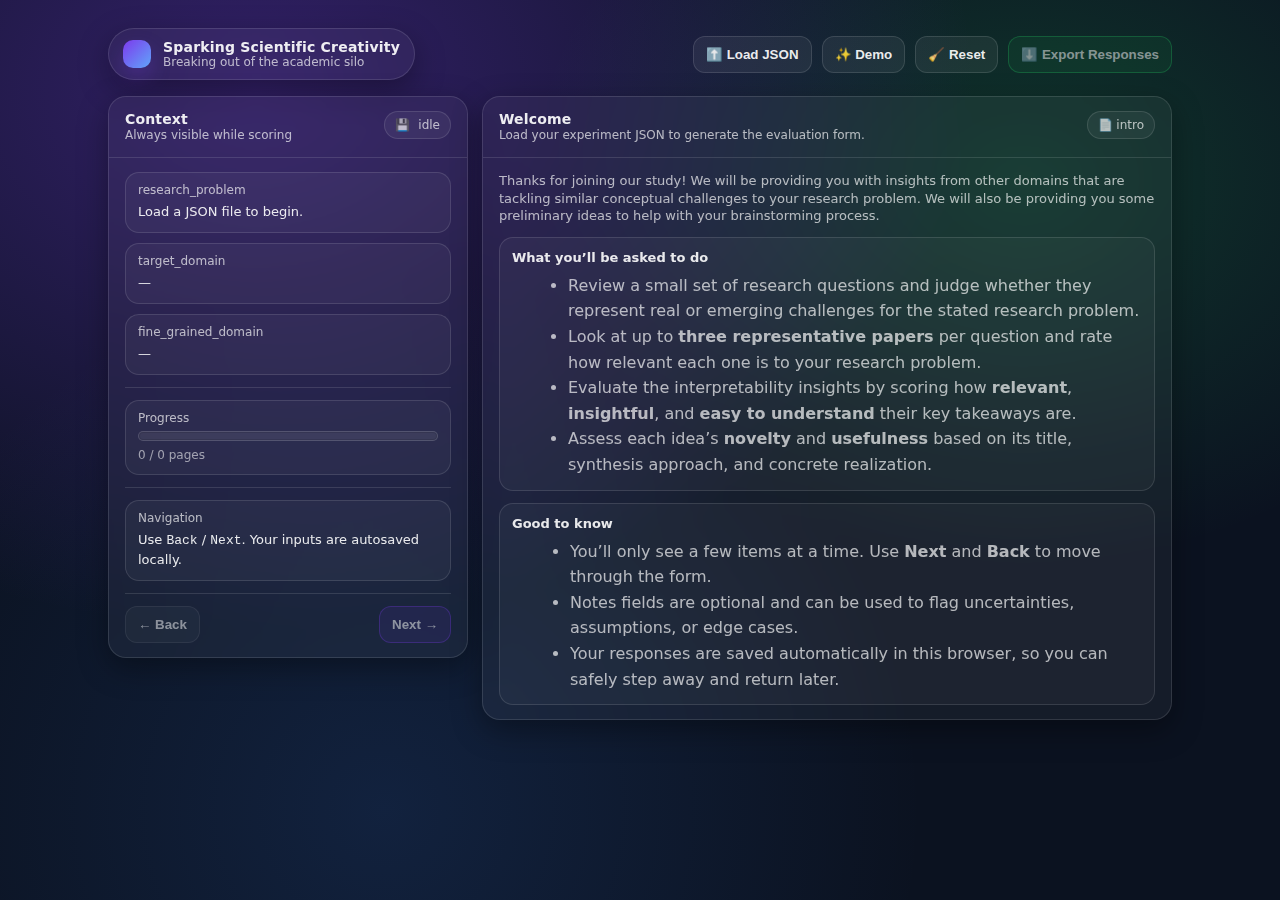
<file: creative_research/index.html>
<!doctype html>
<html lang="en">
<head>
  <meta charset="utf-8" />
  <meta name="viewport" content="width=device-width, initial-scale=1" />
  <title>Sparking Scientific Creativity</title>
  <style>
    :root{
      --bg: #0b1220;
      --panel: rgba(255,255,255,0.06);
      --panel2: rgba(255,255,255,0.08);
      --text: rgba(255,255,255,0.92);
      --muted: rgba(255,255,255,0.68);
      --muted2: rgba(255,255,255,0.56);
      --border: rgba(255,255,255,0.12);
      --border2: rgba(255,255,255,0.18);
      --brand: #7c3aed;
      --brand2: #22c55e;
      --danger: #ef4444;
      --shadow: 0 10px 30px rgba(0,0,0,0.35);
      --radius: 18px;
      --radius2: 14px;
      --font: ui-sans-serif, system-ui, -apple-system, Segoe UI, Roboto, Helvetica, Arial, "Apple Color Emoji","Segoe UI Emoji";
    }
    *{box-sizing:border-box}
    html,body{height:100%}
    body{
      margin:0;
      font-family: var(--font);
      color: var(--text);
      background:
        radial-gradient(1200px 900px at 20% 10%, rgba(124,58,237,0.35), transparent 60%),
        radial-gradient(900px 700px at 80% 20%, rgba(34,197,94,0.20), transparent 55%),
        radial-gradient(900px 900px at 30% 90%, rgba(59,130,246,0.14), transparent 60%),
        var(--bg);
    }

    a{color:inherit}
    .wrap{max-width:1100px; margin:0 auto; padding:28px 18px 40px;}
    .topbar{
      display:flex; gap:14px; align-items:center; justify-content:space-between;
      margin-bottom:16px;
    }
    .brand{
      display:flex; gap:12px; align-items:center;
      padding:10px 14px;
      border:1px solid var(--border);
      border-radius: 999px;
      background: rgba(255,255,255,0.04);
      backdrop-filter: blur(10px);
      box-shadow: var(--shadow);
    }
    .logo{
      width:28px; height:28px; border-radius:10px;
      background: linear-gradient(135deg, var(--brand), #60a5fa);
      box-shadow: 0 10px 20px rgba(124,58,237,0.25);
    }
    .brand h1{font-size:14px; margin:0; letter-spacing:0.2px;}
    .brand p{margin:0; font-size:12px; color:var(--muted)}
    .actions{
      display:flex; gap:10px; align-items:center; flex-wrap:wrap;
    }
    .btn{
      appearance:none; border:1px solid var(--border);
      background: rgba(255,255,255,0.06);
      color: var(--text);
      padding:10px 12px;
      border-radius: 12px;
      cursor:pointer;
      font-weight:600;
      transition: transform .05s ease, background .15s ease, border-color .15s ease;
      display:inline-flex; gap:10px; align-items:center;
    }
    .btn:hover{background: rgba(255,255,255,0.10); border-color: var(--border2)}
    .btn:active{transform: translateY(1px)}
    .btn.primary{
      border-color: rgba(124,58,237,0.55);
      background: rgba(124,58,237,0.18);
    }
    .btn.good{
      border-color: rgba(34,197,94,0.55);
      background: rgba(34,197,94,0.14);
    }
    .btn.danger{
      border-color: rgba(239,68,68,0.55);
      background: rgba(239,68,68,0.12);
    }
    .btn:disabled{opacity:.55; cursor:not-allowed}
    .file{
      position:relative; overflow:hidden;
    }
    .file input[type="file"]{
      position:absolute; inset:0; opacity:0; cursor:pointer;
    }
    .grid{
      display:grid; grid-template-columns: 1fr;
      gap:14px;
    }
    @media (min-width: 960px){
      .grid{grid-template-columns: 360px 1fr;}
    }

    .card{
      border:1px solid var(--border);
      background: rgba(255,255,255,0.045);
      border-radius: var(--radius);
      box-shadow: var(--shadow);
      backdrop-filter: blur(10px);
      overflow:hidden;
    }
    .card .hd{
      padding:14px 16px;
      border-bottom:1px solid var(--border);
      display:flex; gap:10px; align-items:flex-start; justify-content:space-between;
    }
    .card .hd h2{
      margin:0; font-size:14px; letter-spacing:.15px;
    }
    .card .hd .meta{
      color: var(--muted); font-size:12px; line-height:1.35;
    }
    .card .bd{padding:14px 16px;}
    .pill{
      display:inline-flex; align-items:center; gap:8px;
      padding:6px 10px;
      border-radius: 999px;
      background: rgba(255,255,255,0.06);
      border: 1px solid var(--border);
      color: var(--muted);
      font-size:12px;
      margin-right:8px;
      margin-bottom:8px;
      user-select:none;
    }
    .kvs{
      display:flex; flex-direction:column; gap:10px;
    }
    .kv{
      border:1px solid var(--border);
      border-radius: 14px;
      padding:10px 12px;
      background: rgba(255,255,255,0.04);
    }
    .kv .k{color: var(--muted); font-size:12px; margin-bottom:6px;}
    .kv .v{font-size:13px; line-height:1.45; color:rgba(255,255,255,0.90)}
    .muted{color: var(--muted)}
    .muted2{color: var(--muted2)}
    .mono{font-family: ui-monospace, SFMono-Regular, Menlo, Monaco, Consolas, "Liberation Mono", "Courier New", monospace;}

    .progress{
      width:100%;
      height:10px;
      border-radius: 999px;
      background: rgba(255,255,255,0.08);
      border: 1px solid var(--border);
      overflow:hidden;
      box-shadow: inset 0 0 0 1px rgba(0,0,0,0.10);
    }
    .progress > div{
      height:100%;
      width:0%;
      background: linear-gradient(90deg, rgba(124,58,237,0.85), rgba(34,197,94,0.70));
      border-radius: 999px;
      transition: width .25s ease;
    }
    .nav{
      display:flex; justify-content:space-between; align-items:center;
      gap:10px; margin-top:14px;
    }
    .nav .left, .nav .right{display:flex; gap:10px; flex-wrap:wrap;}
    .pageTitle{
      font-size:18px; margin:0 0 4px 0; letter-spacing: .2px;
    }
    .pageSub{margin:0; color:var(--muted); font-size:13px; line-height:1.35}

    .section{
      margin-top:12px;
      padding:12px 12px;
      border:1px solid var(--border);
      border-radius: var(--radius2);
      background: rgba(255,255,255,0.035);
    }
    .section h3{
      margin:0 0 8px 0;
      font-size:13px;
      color: rgba(255,255,255,0.90);
    }
    .divider{
      height:1px; background: var(--border);
      margin:12px 0;
    }

    .likert{
      display:grid;
      grid-template-columns: repeat(5, minmax(0, 1fr));
      gap:8px;
      margin-top:10px;
    }
    .likert button{
      border:1px solid var(--border);
      background: rgba(255,255,255,0.05);
      color: var(--text);
      border-radius: 14px;
      padding:10px 10px;
      cursor:pointer;
      text-align:left;
      transition: background .15s ease, border-color .15s ease, transform .05s ease;
      min-height:58px;
    }
    .likert button:hover{background: rgba(255,255,255,0.09); border-color: var(--border2)}
    .likert button:active{transform: translateY(1px)}
    .likert button.selected{
      border-color: rgba(124,58,237,0.55);
      background: rgba(124,58,237,0.18);
      box-shadow: 0 0 0 2px rgba(124,58,237,0.10) inset;
    }
    .likert .n{font-weight:800; font-size:12px; opacity:.9}
    .likert .lbl{font-size:12px; color: var(--muted); margin-top:4px; line-height:1.2}

    details{
      border:1px solid var(--border);
      border-radius: 14px;
      background: rgba(255,255,255,0.04);
      padding:10px 12px;
    }
    details summary{cursor:pointer; font-weight:700; color: rgba(255,255,255,0.92);}
    details .content{margin-top:8px; color: var(--muted); font-size:13px; line-height:1.45}

    textarea{
      width:100%;
      min-height:90px;
      resize:vertical;
      border-radius: 14px;
      border: 1px solid var(--border);
      background: rgba(0,0,0,0.25);
      color: var(--text);
      padding:10px 12px;
      outline:none;
    }
    textarea:focus{border-color: rgba(124,58,237,0.55)}
    .hint{font-size:12px; color:var(--muted2); margin-top:6px;}
    .badge{
      display:inline-flex; align-items:center;
      padding:6px 10px;
      border-radius: 999px;
      border:1px solid var(--border);
      background: rgba(255,255,255,0.05);
      color: var(--muted);
      font-size:12px;
      gap:8px;
    }
    .toast{
      position:fixed;
      left:50%;
      bottom:18px;
      transform: translateX(-50%);
      background: rgba(0,0,0,0.62);
      border: 1px solid rgba(255,255,255,0.16);
      padding:10px 12px;
      border-radius: 14px;
      box-shadow: var(--shadow);
      color: rgba(255,255,255,0.92);
      font-size:13px;
      opacity:0;
      pointer-events:none;
      transition: opacity .2s ease, transform .2s ease;
    }
    .toast.show{
      opacity:1;
      transform: translateX(-50%) translateY(-4px);
    }
  /* Sticky left sidebar */
  @media (min-width: 960px){
    .sticky-sidebar {
      position: sticky;
      top: 20px;              /* distance from top of viewport */
      align-self: start;      /* important for CSS grid */
      max-height: calc(100vh - 40px);
      overflow-y: auto;       /* allow sidebar itself to scroll if needed */
    }
  }

  </style>
</head>

<body>
  <div class="wrap">
    <div class="topbar">
      <div class="brand">
        <div class="logo" aria-hidden="true"></div>
        <div>
          <h1>Sparking Scientific Creativity</h1>
          <p>Breaking out of the academic silo</p>
        </div>
      </div>
      <div class="actions">
        <button class="btn file" id="btnLoad">
          ⬆️ Load JSON
          <input id="fileInput" type="file" accept="application/json" />
        </button>
        <button class="btn" id="btnUseDemo" title="Loads a small in-browser demo schema.">✨ Demo</button>
        <button class="btn" id="btnReset" title="Clear loaded data and local autosave.">🧹 Reset</button>
        <button class="btn good" id="btnExport" disabled>⬇️ Export Responses</button>
      </div>
    </div>

    <div class="grid">
      <!-- Left: pinned context & progress -->
      <div class="card sticky-sidebar">
        <div class="hd">
          <div>
            <h2>Context</h2>
            <div class="meta">Always visible while scoring</div>
          </div>
          <div class="badge" id="autosaveBadge" title="Autosave status">💾 <span>idle</span></div>
        </div>
        <div class="bd">
          <div class="kvs" id="contextBox">
            <div class="kv">
              <div class="k">research_problem</div>
              <div class="v muted2">Load a JSON file to begin.</div>
            </div>
            <div class="kv">
              <div class="k">target_domain</div>
              <div class="v muted2">—</div>
            </div>
            <div class="kv">
              <div class="k">fine_grained_domain</div>
              <div class="v muted2">—</div>
            </div>
          </div>

          <div class="divider"></div>

          <div class="kv">
            <div class="k">Progress</div>
            <div class="v">
              <div class="progress" aria-label="Progress bar"><div id="progressBar"></div></div>
              <div class="hint" id="progressText">0 / 0 pages</div>
            </div>
          </div>

          <div class="divider"></div>

          <div class="kv">
            <div class="k">Navigation</div>
            <div class="v muted">
              Use <span class="mono">Back</span> / <span class="mono">Next</span>. Your inputs are autosaved locally.
            </div>
          </div>
          <div class="divider"></div>
            <div class="nav" style="margin-top:12px;">
              <div class="left">
                <button class="btn" id="btnBack" disabled>← Back</button>
              </div>
              <div class="right">
                <button class="btn primary" id="btnNext" disabled>Next →</button>
              </div>
            </div>

        </div>
      </div>

      <!-- Right: page content -->
      <div class="card">
        <div class="hd">
          <div>
            <h2 id="pageHeader">Welcome</h2>
            <div class="meta" id="pageMeta">Load your experiment JSON to generate the evaluation form.</div>
          </div>
          <div class="badge" id="pageTypeBadge">📄 intro</div>
        </div>
        <div class="bd">
          <div id="pageBody"></div>
        </div>
      </div>
    </div>

    <div class="toast" id="toast"></div>
  </div>

<script>
(() => {
  const LS_KEY = "exp_eval_autosave_v1";

  // ---------- Likert label sets ----------
  const LABELS = {
    questionChallenge: [
      { n: 1, t: "Irrelevant", d: "Question + rationale not relevant to the research problem." },
      { n: 2, t: "Weak", d: "Some relevance, but not a meaningful challenge." },
      { n: 3, t: "Relevant", d: "Relevant, but not clearly a present challenge." },
      { n: 4, t: "Strong", d: "Relevant and plausibly a current challenge." },
      { n: 5, t: "Core challenge", d: "Directly reflects present, substantial challenges." },
    ],
    paperRelevance: [
      { n: 1, t: "Not relevant", d: "Not relevant to the research problem." },
      { n: 2, t: "Low", d: "Only tangential relevance." },
      { n: 3, t: "Moderate", d: "Some meaningful relevance." },
      { n: 4, t: "High", d: "Strong relevance." },
      { n: 5, t: "Essential", d: "Central/critical relevance." },
    ],
    relevanceToProblem: [
      { n: 1, t: "Off-target", d: "Unlikely to help with the research problem." },
      { n: 2, t: "Weak", d: "Limited integration potential." },
      { n: 3, t: "Moderate", d: "Some useful connection." },
      { n: 4, t: "Strong", d: "Strong potential to integrate into your domain." },
      { n: 5, t: "Direct hit", d: "Highly relevant; should inspire concrete integration." },
    ],
    insightfulness: [
      { n: 1, t: "Obvious", d: "Not intellectually interesting / adds little." },
      { n: 2, t: "Light", d: "Minor new perspective." },
      { n: 3, t: "Interesting", d: "Some non-obvious perspective." },
      { n: 4, t: "Insightful", d: "Clearly thought-provoking and non-trivial." },
      { n: 5, t: "Deep", d: "Highly non-obvious; meaningfully reframes the problem." },
    ],
    interpretability: [
      { n: 1, t: "Clear", d: "Rationale is easy to understand." },
      { n: 2, t: "Mostly clear", d: "Minor ambiguity." },
      { n: 3, t: "Mixed", d: "Somewhat hard to follow." },
      { n: 4, t: "Hard", d: "Significant confusion / missing steps." },
      { n: 5, t: "Opaque", d: "Very difficult to understand why it was suggested." },
    ],
    novelty: [
      { n: 1, t: "Commonplace", d: "Obvious to target-domain experts." },
      { n: 2, t: "Slight", d: "Minor novelty." },
      { n: 3, t: "Moderate", d: "Some non-obvious elements." },
      { n: 4, t: "Novel", d: "Non-obvious; meaningful new angle." },
      { n: 5, t: "Breakthrough", d: "Highly unlikely to arise within-domain alone." },
    ],
    usefulness: [
      { n: 1, t: "Not useful", d: "Unlikely to help address the problem." },
      { n: 2, t: "Low", d: "Limited practical value." },
      { n: 3, t: "Moderate", d: "Some interdisciplinary potential." },
      { n: 4, t: "High", d: "Strong potential to address a gap/challenge." },
      { n: 5, t: "Exceptional", d: "Very strong interdisciplinary potential + well-formed." },
    ],
  };

  // ---------- App state ----------
  let exp = null;          // loaded experiment JSON
  let pages = [];          // wizard pages (computed)
  let pageIdx = 0;
  let responses = {};      // evaluator responses

  // ---------- DOM ----------
  const fileInput = document.getElementById("fileInput");
  const btnUseDemo = document.getElementById("btnUseDemo");
  const btnReset = document.getElementById("btnReset");
  const btnExport = document.getElementById("btnExport");
  const btnBack = document.getElementById("btnBack");
  const btnNext = document.getElementById("btnNext");

  const contextBox = document.getElementById("contextBox");
  const progressBar = document.getElementById("progressBar");
  const progressText = document.getElementById("progressText");

  const pageHeader = document.getElementById("pageHeader");
  const pageMeta = document.getElementById("pageMeta");
  const pageTypeBadge = document.getElementById("pageTypeBadge");
  const pageBody = document.getElementById("pageBody");

  const autosaveBadge = document.getElementById("autosaveBadge");
  const toast = document.getElementById("toast");

  // ---------- Utilities ----------
  function showToast(msg){
    toast.textContent = msg;
    toast.classList.add("show");
    setTimeout(() => toast.classList.remove("show"), 1700);
  }

  function setAutosaveStatus(text){
    autosaveBadge.querySelector("span").textContent = text;
  }

  function safeStr(x){
    if (x === null || x === undefined) return "";
    return String(x);
  }

  function downloadText(filename, text){
    const blob = new Blob([text], { type: "application/json" });
    const url = URL.createObjectURL(blob);
    const a = document.createElement("a");
    a.href = url;
    a.download = filename;
    document.body.appendChild(a);
    a.click();
    a.remove();
    URL.revokeObjectURL(url);
  }

  function setContext(){
    if(!exp){
      contextBox.innerHTML = `
        <div class="kv"><div class="k">research_problem</div><div class="v muted2">Load a JSON file to begin.</div></div>
        <div class="kv"><div class="k">target_domain</div><div class="v muted2">—</div></div>
        <div class="kv"><div class="k">fine_grained_domain</div><div class="v muted2">—</div></div>
      `;
      return;
    }
    contextBox.innerHTML = `
      <div class="kv"><div class="k">research_problem</div><div class="v">${safeStr(exp.research_problem)}</div></div>
      <div class="kv"><div class="k">target_domain</div><div class="v">${safeStr(exp.target_domain)}</div></div>
      <div class="kv"><div class="k">fine_grained_domain</div><div class="v">${safeStr(exp.fine_grained_domain)}</div></div>
    `;
  }

  function updateProgress(){
    const total = pages.length || 0;
    const cur = total ? (pageIdx + 1) : 0;
    progressText.textContent = `${cur} / ${total} pages`;
    progressBar.style.width = total ? `${Math.round((cur/total)*100)}%` : "0%";
  }

  function autosave(){
    if(!exp) return;
    setAutosaveStatus("saving…");
    const payload = {
      savedAt: new Date().toISOString(),
      expMeta: {
        research_problem: exp.research_problem,
        target_domain: exp.target_domain,
        fine_grained_domain: exp.fine_grained_domain
      },
      responses
    };
    localStorage.setItem(LS_KEY, JSON.stringify(payload));
    setAutosaveStatus("saved");
  }

  function loadAutosaveIfCompatible(){
    const raw = localStorage.getItem(LS_KEY);
    if(!raw) return false;
    try{
      const obj = JSON.parse(raw);
      // Compatibility: match the top context fields.
      if(!exp) return false;
      const m = obj.expMeta || {};
      const ok = (m.research_problem === exp.research_problem &&
                  m.target_domain === exp.target_domain &&
                  m.fine_grained_domain === exp.fine_grained_domain);
      if(ok && obj.responses){
        responses = obj.responses;
        showToast("Restored autosave");
        return true;
      }
    }catch(e){}
    return false;
  }

  function resetAll(){
    exp = null;
    pages = [];
    pageIdx = 0;
    responses = {};
    localStorage.removeItem(LS_KEY);
    setContext();
    render();
    btnExport.disabled = true;
    btnNext.disabled = true;
    btnBack.disabled = true;
    setAutosaveStatus("idle");
    showToast("Reset");
  }

  function scrollToTop() {
    window.scrollTo({ top: 0, behavior: "smooth" });
  }

  // ---------- Schema parsing ----------
  function getDynamicQuestionKeys(expObj){
    const fixed = new Set(["research_problem","target_domain","fine_grained_domain","idea_rankings"]);
    return Object.keys(expObj).filter(k => !fixed.has(k));
  }

  function buildPages(expObj){
    const allQuestionKeys = getDynamicQuestionKeys(expObj);

    // Top 3 ideas
    const ideas = Array.isArray(expObj.idea_rankings) ? [...expObj.idea_rankings] : [];
    ideas.sort((a,b) => (a.rank ?? 999) - (b.rank ?? 999));
    const topIdeas = ideas.slice(0, 4);

    // Collect questions referenced by top ideas
    const questionsWithTopIdeas = new Set(
      topIdeas
        .map(idea => idea.question)
        .filter(Boolean)
    );

    // Only keep questions that have at least one top-3 idea
    const filteredQuestionKeys = allQuestionKeys.filter(q =>
      questionsWithTopIdeas.has(q)
    );

    const result = [];

    // Intro
    result.push({ type: "intro" });

    // Only evaluate relevant questions
    for (const qKey of filteredQuestionKeys) {
      result.push({ type: "question", qKey });
    }

    // One page per top idea (takeaways)
    for (const idea of topIdeas) {
      result.push({ type: "idea_takeaways", ideaRank: idea.rank, idea });
    }

    // One page per top idea (idea-level scoring)
    for (const idea of topIdeas) {
      result.push({ type: "idea_level", ideaRank: idea.rank, idea });
    }

    // Review/export
    result.push({ type: "review" });

    return result;
  }


  // ---------- UI primitives ----------
  function ensurePath(obj, pathArr, initValue){
    let cur = obj;
    for(let i=0;i<pathArr.length;i++){
      const k = pathArr[i];
      if(i === pathArr.length-1){
        if(cur[k] === undefined) cur[k] = initValue;
        return cur[k];
      }
      if(cur[k] === undefined) cur[k] = {};
      cur = cur[k];
    }
  }

  function getAt(obj, pathArr){
    let cur = obj;
    for(const k of pathArr){
      if(cur == null) return undefined;
      cur = cur[k];
    }
    return cur;
  }

  function renderLikert({ id, labels, value, onSelect }){
    const wrap = document.createElement("div");
    wrap.className = "likert";
    labels.forEach(item => {
      const b = document.createElement("button");
      b.type = "button";
      b.setAttribute("data-likert-id", id);
      b.setAttribute("data-value", item.n);
      b.className = (value === item.n) ? "selected" : "";
      b.innerHTML = `<div class="n">${item.n}. ${item.t}</div><div class="lbl">${item.d}</div>`;
      b.addEventListener("click", () => onSelect(item.n));
      wrap.appendChild(b);
    });
    return wrap;
  }

  function renderTextArea({ value, placeholder, onInput }){
    const t = document.createElement("textarea");
    t.placeholder = placeholder || "";
    t.value = value || "";
    t.addEventListener("input", () => onInput(t.value));
    return t;
  }

  // ---------- Page renderers ----------
  function renderIntro(){
    pageHeader.textContent = "Welcome";
    pageMeta.textContent = "Upload your experiment JSON. The form will generate pages for each question and the top-3 ideas.";
    pageTypeBadge.textContent = "📄 intro";

    const el = document.createElement("div");
    el.innerHTML = `
      <p class="pageSub">
  Thanks for joining our study! We will be providing you with insights from other domains that are tackling similar conceptual challenges to your research problem. We will also be providing you some preliminary ideas to help with your brainstorming process.
</p>

<div class="section">
  <h3>What you’ll be asked to do</h3>
  <ul class="muted" style="margin:8px 0 0 16px; line-height:1.6;">
    <li>
      Review a small set of research questions and judge whether they represent
      real or emerging challenges for the stated research problem.
    </li>
    <li>
      Look at up to <b>three representative papers</b> per question and rate how
      relevant each one is to your research problem.
    </li>
    <li>
      Evaluate the interpretability insights by scoring how <b>relevant</b>, <b>insightful</b>,
      and <b>easy to understand</b> their key takeaways are.
    </li>
    <li>
      Assess each idea’s <b>novelty</b> and <b>usefulness</b> based on its title,
      synthesis approach, and concrete realization.
    </li>
  </ul>
</div>

<div class="section">
  <h3>Good to know</h3>
  <ul class="muted" style="margin:8px 0 0 18px; line-height:1.6;">
    <li>
      You’ll only see a few items at a time. Use <b>Next</b> and <b>Back</b> to move through the form.
    </li>
    <li>
      Notes fields are optional and can be used to flag uncertainties, assumptions, or edge cases.
    </li>
    <li>
      Your responses are saved automatically in this browser, so you can safely step away and return later.
    </li>
  </ul>
</div>

    `;
    return el;
  }

  function renderQuestionPage(qKey){
    const qObj = exp[qKey] || {};
    const rationale = safeStr(qObj.rationale);
    const papersObj = qObj.target_domain_papers || {};
    const paperTitles = Object.keys(papersObj).slice(0, 3);

    pageHeader.textContent = "Review this question";
    pageMeta.textContent =
      "First, decide whether this question represents a real challenge for the research problem. Then, rate how relevant each paper is to solving that problem.";

    pageTypeBadge.textContent = "❓question";

    const el = document.createElement("div");

    // Ensure response slots exist
    ensurePath(responses, ["questions", qKey], {});
    const rBase = getAt(responses, ["questions", qKey]);

    // // Question text
    // const qCard = document.createElement("div");
    // qCard.className = "section";
    // qCard.innerHTML = `
    //   <h3>Question</h3>
    //   <div class="kv"><div class="k">Prompt</div><div class="v">${safeStr(qKey)}</div></div>
    // `;

    // Find a simple_question if any top idea linked to this question has one
    const simpleQ =
      (exp.idea_rankings || [])
        .find(i => i.question === qKey && i.simple_question)
        ?.simple_question || "";

    const qBox = document.createElement("div");
    qBox.className = "section";
    qBox.innerHTML = `
      <h3>Question</h3>
      <div class="v"><b>${qKey}</b></div>
      ${
        simpleQ
          ? `<div class="hint" style="margin-top:6px;">
               <b>Simplified:</b> ${safeStr(simpleQ)}
             </div>`
          : ""
      }
    `;


    el.appendChild(qBox);

    // Rationale + rating
    const rCard = document.createElement("div");
    rCard.className = "section";
    rCard.innerHTML = `
      <h3>Rationale</h3>
      <div class="kv"><div class="k">Text</div><div class="v">${rationale || "<span class='muted2'>(missing)</span>"}</div></div>
      <div class="hint">Score: “Is the question itself truly a partially/substantially addressed challenge for the research problem?”</div>
    `;
    const current = rBase.question_rationale_challenge_score ?? null;
    rCard.appendChild(renderLikert({
      id: `q.${qKey}.challenge`,
      labels: LABELS.questionChallenge,
      value: current,
      onSelect: (n) => {
        rBase.question_rationale_challenge_score = n;
        autosave();
        render(); // refresh selection visuals
      }
    }));

    // Optional notes
    rCard.appendChild(document.createElement("div")).outerHTML = `<div class="hint" style="margin-top:10px;">Optional notes</div>`;
    rCard.appendChild(renderTextArea({
      value: rBase.notes || "",
      placeholder: "Add any context (e.g., why it is / is not a challenge; missing nuance; assumptions).",
      onInput: (txt) => { rBase.notes = txt; autosave(); }
    }));

    el.appendChild(rCard);

    // Papers
    const pCard = document.createElement("div");
    pCard.className = "section";
    pCard.innerHTML = `
      <h3>Target-domain papers</h3>
      <div class="muted">For each paper, you’ll see the title and a snippet of the paper.</div>
    `;

    ensurePath(rBase, ["papers"], {});

    paperTitles.forEach(title => {
      const snippets = papersObj[title];
      const firstSnippet = Array.isArray(snippets) && snippets.length ? safeStr(snippets[0]) : "";
      ensurePath(rBase.papers, [title], {});
      const pResp = rBase.papers[title];

      const blk = document.createElement("div");
      blk.className = "section";
      blk.style.marginTop = "12px";
      blk.innerHTML = `
        <div class="kv">
          <div class="k">Paper</div>
          <div class="v"><b>${safeStr(title)}</b></div>
        </div>
        <div class="kv" style="margin-top:10px;">
          <div class="k">Snippet</div>
          <div class="v">${firstSnippet ? firstSnippet : "<span class='muted2'>(missing)</span>"}</div>
        </div>
        <br>
        <div class="hint">Score: “How relevant is this paper to the research problem?”</div>
      `;

      const v = pResp.relevance_score ?? null;
      blk.appendChild(renderLikert({
        id: `q.${qKey}.paper.${title}`,
        labels: LABELS.paperRelevance,
        value: v,
        onSelect: (n) => {
          pResp.relevance_score = n;
          autosave();
          render();
        }
      }));

      blk.appendChild(document.createElement("div")).outerHTML = `<div class="hint" style="margin-top:10px;">Optional notes</div>`;
      blk.appendChild(renderTextArea({
        value: pResp.notes || "",
        placeholder: "Optional: why this paper is / is not relevant.",
        onInput: (txt) => { pResp.notes = txt; autosave(); }
      }));

      pCard.appendChild(blk);
    });

    el.appendChild(pCard);
    return el;
  }

  function renderIdeaTakeawaysPage(idea){
    const rank = idea.rank ?? "?";
    const src = safeStr(idea.source_domain);
    const q = safeStr(idea.question);

    const frag = idea.idea_fragment || {};
    const title = safeStr(frag.title);
    const core = safeStr(frag.core_insight);

    const mech = frag.integration_mechanism || {};
    const takeaways = Array.isArray(mech.selected_takeaways) ? mech.selected_takeaways : [];

    pageHeader.textContent = `Insight #${rank}:`;
    pageMeta.textContent = `Score each selected insight (relevance / insightfulness / interpretability).`;
    pageTypeBadge.textContent = "💡insights";

    const el = document.createElement("div");

    ensurePath(responses, ["ideas", String(rank)], {});
    const iBase = getAt(responses, ["ideas", String(rank)]);

    const hdr = document.createElement("div");
    hdr.className = "section";
    hdr.innerHTML = `
      <div class="pill">Top insight #${rank}</div>
        <div class="section" style="margin-top:10px;">
          <div class="kv">
            <div class="k">Source domain</div>
            <div class="v"><b>${src || "—"}</b></div>
          </div>
        </div>
      <div class="kv" style="margin-top:10px;">
        <div class="k">Question</div>
        <div class="v">${q}</div>
      </div>
      <div class="kv" style="margin-top:10px;">
        <div class="k">Idea title</div>
        <div class="v"><b>${title || "(missing)"}</b></div>
      </div>
      <div class="kv" style="margin-top:10px;">
        <div class="k">Core insight</div>
        <div class="v">${core || "<span class='muted2'>(missing)</span>"}</div>
      </div>
    `;
    el.appendChild(hdr);

    ensurePath(iBase, ["takeaways"], {});
    const tBase = iBase.takeaways;

    takeaways.forEach((tw, idx) => {
      const tid = safeStr(tw.takeaway_id || `t${idx+1}`);
      ensurePath(tBase, [tid], {});
      const tr = tBase[tid];

      const card = document.createElement("div");
      card.className = "section";
      card.style.marginTop = "12px";

      const selRat = safeStr(tw.selection_rationale);
      const sdf = safeStr(tw.source_domain_formulation);
      const mex = safeStr(tw.mechanism_explanation);

      card.innerHTML = `
        <div class="pill">takeaway ${tid}</div>
        <div class="kv" style="margin-top:10px;">
          <div class="k">How does the source domain approach this problem?</div>
          <div class="v">${sdf || "<span class='muted2'>(missing)</span>"}</div>
        </div>
        <div class="kv" style="margin-top:10px;">
          <div class="k">Why is this takeaway relevant to your research problem?</div>
          <div class="v">${selRat || "<span class='muted2'>(missing)</span>"}</div>
        </div>
        <div style="margin-top:10px;"></div>
      `;

      // Mechanism explanation dropdown (hidden by default)
      const det = document.createElement("details");
      det.open = true; // 👈 auto-open by default
      det.innerHTML = `
        <summary>How this takeaway works and why it addresses the challenge.</summary>
        <div class="content">${mex ? mex : "<span class='muted2'>(missing)</span>"}</div>
      `;
      card.appendChild(det);

      // (a) relevance
      card.appendChild(document.createElement("div")).outerHTML = `<div class="hint" style="margin-top:12px;"><b>(a)</b> Relevance to the problem</div>`;
      card.appendChild(renderLikert({
        id: `idea.${rank}.tw.${tid}.rel`,
        labels: LABELS.relevanceToProblem,
        value: tr.relevance_score ?? null,
        onSelect: (n) => { tr.relevance_score = n; autosave(); render(); }
      }));

      // (b) insightfulness
      card.appendChild(document.createElement("div")).outerHTML = `<div class="hint" style="margin-top:12px;"><b>(b)</b> Insightfulness</div>`;
      card.appendChild(renderLikert({
        id: `idea.${rank}.tw.${tid}.ins`,
        labels: LABELS.insightfulness,
        value: tr.insightfulness_score ?? null,
        onSelect: (n) => { tr.insightfulness_score = n; autosave(); render(); }
      }));

      // (c) interpretability
      card.appendChild(document.createElement("div")).outerHTML = `<div class="hint" style="margin-top:12px;"><b>(c)</b> Interpretability (difficulty of understanding the rationale)</div>`;
      card.appendChild(renderLikert({
        id: `idea.${rank}.tw.${tid}.int`,
        labels: LABELS.interpretability,
        value: tr.interpretability_score ?? null,
        onSelect: (n) => { tr.interpretability_score = n; autosave(); render(); }
      }));

      card.appendChild(document.createElement("div")).outerHTML = `<div class="hint" style="margin-top:10px;">Optional notes</div>`;
      card.appendChild(renderTextArea({
        value: tr.notes || "",
        placeholder: "Optional: missing links in the rationale, mismatch to domain, or especially good ideas.",
        onInput: (txt) => { tr.notes = txt; autosave(); }
      }));

      el.appendChild(card);
    });

    // page notes
    const notes = document.createElement("div");
    notes.className = "section";
    notes.innerHTML = `<h3>Overall notes for this source domain and takeaways (optional)</h3>`;
    notes.appendChild(renderTextArea({
      value: iBase.takeaways_page_notes || "",
      placeholder: "Optional: overall thoughts on the set of takeaways / coherence / redundancy.",
      onInput: (txt) => { iBase.takeaways_page_notes = txt; autosave(); }
    }));
    el.appendChild(notes);

    return el;
  }

  function renderIdeaLevelPage(idea){
    const rank = idea.rank ?? "?";
    const src = safeStr(idea.source_domain);

    const frag = idea.idea_fragment || {};
    const title = safeStr(frag.title);

    const integration = frag.integration_mechanism || {};
    const synthesis = safeStr(integration.synthesis_approach);

    const concrete = frag.concrete_realization || {};
    const proposed = safeStr(concrete.proposed_approach);

    pageHeader.textContent = `Top idea #${rank}: Overall evaluation`;
    pageMeta.textContent =
      "Score the high-level idea's novelty and usefulness for your brainstorming process.";
    pageTypeBadge.textContent = "🧪idea";

    const el = document.createElement("div");

    ensurePath(responses, ["ideas", String(rank)], {});
    const iBase = getAt(responses, ["ideas", String(rank)]);
    ensurePath(iBase, ["overall"], {});

    const hdr = document.createElement("div");
    hdr.className = "section";
    hdr.innerHTML = `
      <div class="pill">Top idea #${rank}</div>

      <div class="kv" style="margin-top:10px;">
        <div class="k">Source domain</div>
        <div class="v"><b>${src || "—"}</b></div>
      </div>

      <div class="kv" style="margin-top:10px;">
        <div class="k">Title</div>
        <div class="v"><b>${title || "(missing)"}</b></div>
      </div>

      <div class="kv" style="margin-top:10px;">
        <div class="k">How to combine the two domains?</div>
        <div class="v">${synthesis || "<span class='muted2'>(missing)</span>"}</div>
      </div>

      <div class="kv" style="margin-top:10px;">
        <div class="k">How would this idea be executed?</div>
        <div class="v">${proposed || "<span class='muted2'>(missing)</span>"}</div>
      </div>
    `;
    el.appendChild(hdr);

    const s = document.createElement("div");
    s.className = "section";
    s.style.marginTop = "12px";

    s.innerHTML = `
      <h3>Overall assessment</h3>
      <div class="hint"><b>(a)</b> Novelty for the research problem</div>
    `;

    s.appendChild(renderLikert({
      id: `idea.${rank}.overall.novelty`,
      labels: LABELS.novelty,
      value: iBase.overall.novelty_score ?? null,
      onSelect: (n) => { iBase.overall.novelty_score = n; autosave(); render(); }
    }));

    s.appendChild(document.createElement("div")).outerHTML =
      `<div class="hint" style="margin-top:12px;"><b>(b)</b> Usefulness / interdisciplinary potential</div>`;

    s.appendChild(renderLikert({
      id: `idea.${rank}.overall.usefulness`,
      labels: LABELS.usefulness,
      value: iBase.overall.usefulness_score ?? null,
      onSelect: (n) => { iBase.overall.usefulness_score = n; autosave(); render(); }
    }));

    s.appendChild(document.createElement("div")).outerHTML =
      `<div class="hint" style="margin-top:10px;">Optional notes</div>`;

    s.appendChild(renderTextArea({
      value: iBase.overall.notes || "",
      placeholder:
        "Optional: strengths, weaknesses, feasibility concerns, or how this idea could be improved.",
      onInput: (txt) => { iBase.overall.notes = txt; autosave(); }
    }));

    el.appendChild(s);
    return el;
  }

  function renderReview(){
    pageHeader.textContent = "Review & Export";
    pageMeta.textContent = "Skim what you entered and export as JSON.";
    pageTypeBadge.textContent = "✅ review";

    const el = document.createElement("div");

    const s = document.createElement("div");
    s.className = "section";
    s.innerHTML = `
      <h3>Export</h3>
      <div class="muted">
        Click <b>Export Responses</b> in the top-right to download a JSON file containing:
        context metadata + all ratings + notes.
      </div>
      <div class="hint" style="margin-top:10px;">Preview (read-only)</div>
    `;

    const preview = document.createElement("textarea");
    preview.readOnly = true;
    preview.style.minHeight = "260px";
    preview.value = JSON.stringify({
      meta: {
        research_problem: exp?.research_problem,
        target_domain: exp?.target_domain,
        fine_grained_domain: exp?.fine_grained_domain
      },
      responses
    }, null, 2);
    s.appendChild(preview);

    el.appendChild(s);
    return el;
  }

  // ---------- Main render ----------
  function render(){
    setContext();
    updateProgress();

    // Navigation buttons state
    btnBack.disabled = !(exp && pages.length && pageIdx > 0);
    btnNext.disabled = !(exp && pages.length && pageIdx < pages.length - 1);
    btnExport.disabled = !exp;

    if(!exp){
      pageBody.innerHTML = "";
      pageBody.appendChild(renderIntro());
      pageHeader.textContent = "Welcome";
      pageMeta.textContent = "Load your experiment JSON to generate the evaluation form.";
      pageTypeBadge.textContent = "📄 intro";
      return;
    }

    const p = pages[pageIdx];
    pageBody.innerHTML = "";

    if(p.type === "intro") pageBody.appendChild(renderIntro());
    else if(p.type === "question") pageBody.appendChild(renderQuestionPage(p.qKey));
    else if(p.type === "idea_takeaways") pageBody.appendChild(renderIdeaTakeawaysPage(p.idea));
    else if(p.type === "idea_level") pageBody.appendChild(renderIdeaLevelPage(p.idea));
    else if(p.type === "review") pageBody.appendChild(renderReview());
    else pageBody.textContent = "Unknown page type.";
  }

  // ---------- Loaders ----------
  async function loadFromFile(file){
    const text = await file.text();
    const obj = JSON.parse(text);

    // Basic validation
    const required = ["research_problem","target_domain","fine_grained_domain","idea_rankings"];
    for(const k of required){
      if(!(k in obj)){
        showToast(`Missing key: ${k}`);
      }
    }
    exp = obj;
    pages = buildPages(exp);
    pageIdx = 0;
    responses = {};
    setAutosaveStatus("idle");
    loadAutosaveIfCompatible();
    render();
    showToast("Loaded JSON");
  }

  function loadDemo(){
    // Minimal demo that matches the expected schema.
    exp = {
      research_problem: "Demo: Influence is static; we want trajectory-aware influence.",
      target_domain: "Computer Science",
      fine_grained_domain: "Natural Language Processing",
      "Demo question: Do trajectory effects change per-example influence?": {
        rationale: "Trajectory effects can cause non-monotonic changes in influence across checkpoints.",
        target_domain_papers: {
          "Demo Paper A": ["This is the first snippet for Paper A."],
          "Demo Paper B": ["This is the first snippet for Paper B."]
        }
      },
      idea_rankings: [
        {
          rank: 1,
          question: "Demo idea question",
          source_domain: "Physics",
          idea_fragment: {
            title: "Demo idea title",
            core_insight: "Combine response theory + ROMs to approximate trajectory influence.",
            integration_mechanism: {
              selected_takeaways: [
                {
                  takeaway_id: "t1",
                  selection_rationale: "Adjoints give sensitivities cheaply.",
                  source_domain_formulation: "Adjoint sensitivity analysis.",
                  mechanism_explanation: "Solve forward + adjoint to get gradients without per-parameter reruns."
                }
              ],
              synthesis_approach: "Use a reduced subspace and solve adjoint dynamics."
            },
            concrete_realization: {
              proposed_approach: "Snapshot grads; build POD basis; solve adjoint in reduced space."
            }
          }
        }
      ]
    };
    pages = buildPages(exp);
    pageIdx = 0;
    responses = {};
    setAutosaveStatus("idle");
    render();
    showToast("Loaded demo");
  }

  // ---------- Events ----------
  fileInput.addEventListener("change", async (e) => {
    const f = e.target.files?.[0];
    if(!f) return;
    try{
      await loadFromFile(f);
    }catch(err){
      console.error(err);
      showToast("Failed to load JSON");
    }finally{
      fileInput.value = "";
    }
  });

  btnUseDemo.addEventListener("click", loadDemo);

  btnReset.addEventListener("click", resetAll);

  btnBack.addEventListener("click", () => {
    if(!pages.length) return;
    pageIdx = Math.max(0, pageIdx - 1);
    render();
    scrollToTop();
  });


  btnNext.addEventListener("click", () => {
    if(!pages.length) return;
    pageIdx = Math.min(pages.length - 1, pageIdx + 1);
    render();
    scrollToTop();
  });


  btnExport.addEventListener("click", () => {
    if(!exp) return;
    const out = {
      exportedAt: new Date().toISOString(),
      meta: {
        research_problem: exp.research_problem,
        target_domain: exp.target_domain,
        fine_grained_domain: exp.fine_grained_domain
      },
      responses
    };
    downloadText("evaluation_responses.json", JSON.stringify(out, null, 2));
    showToast("Exported JSON");
  });

  // Initial: show intro, attempt to restore if a previous session exists (no exp yet => cannot match)
  render();
})();
</script>
</body>
</html>
</file>
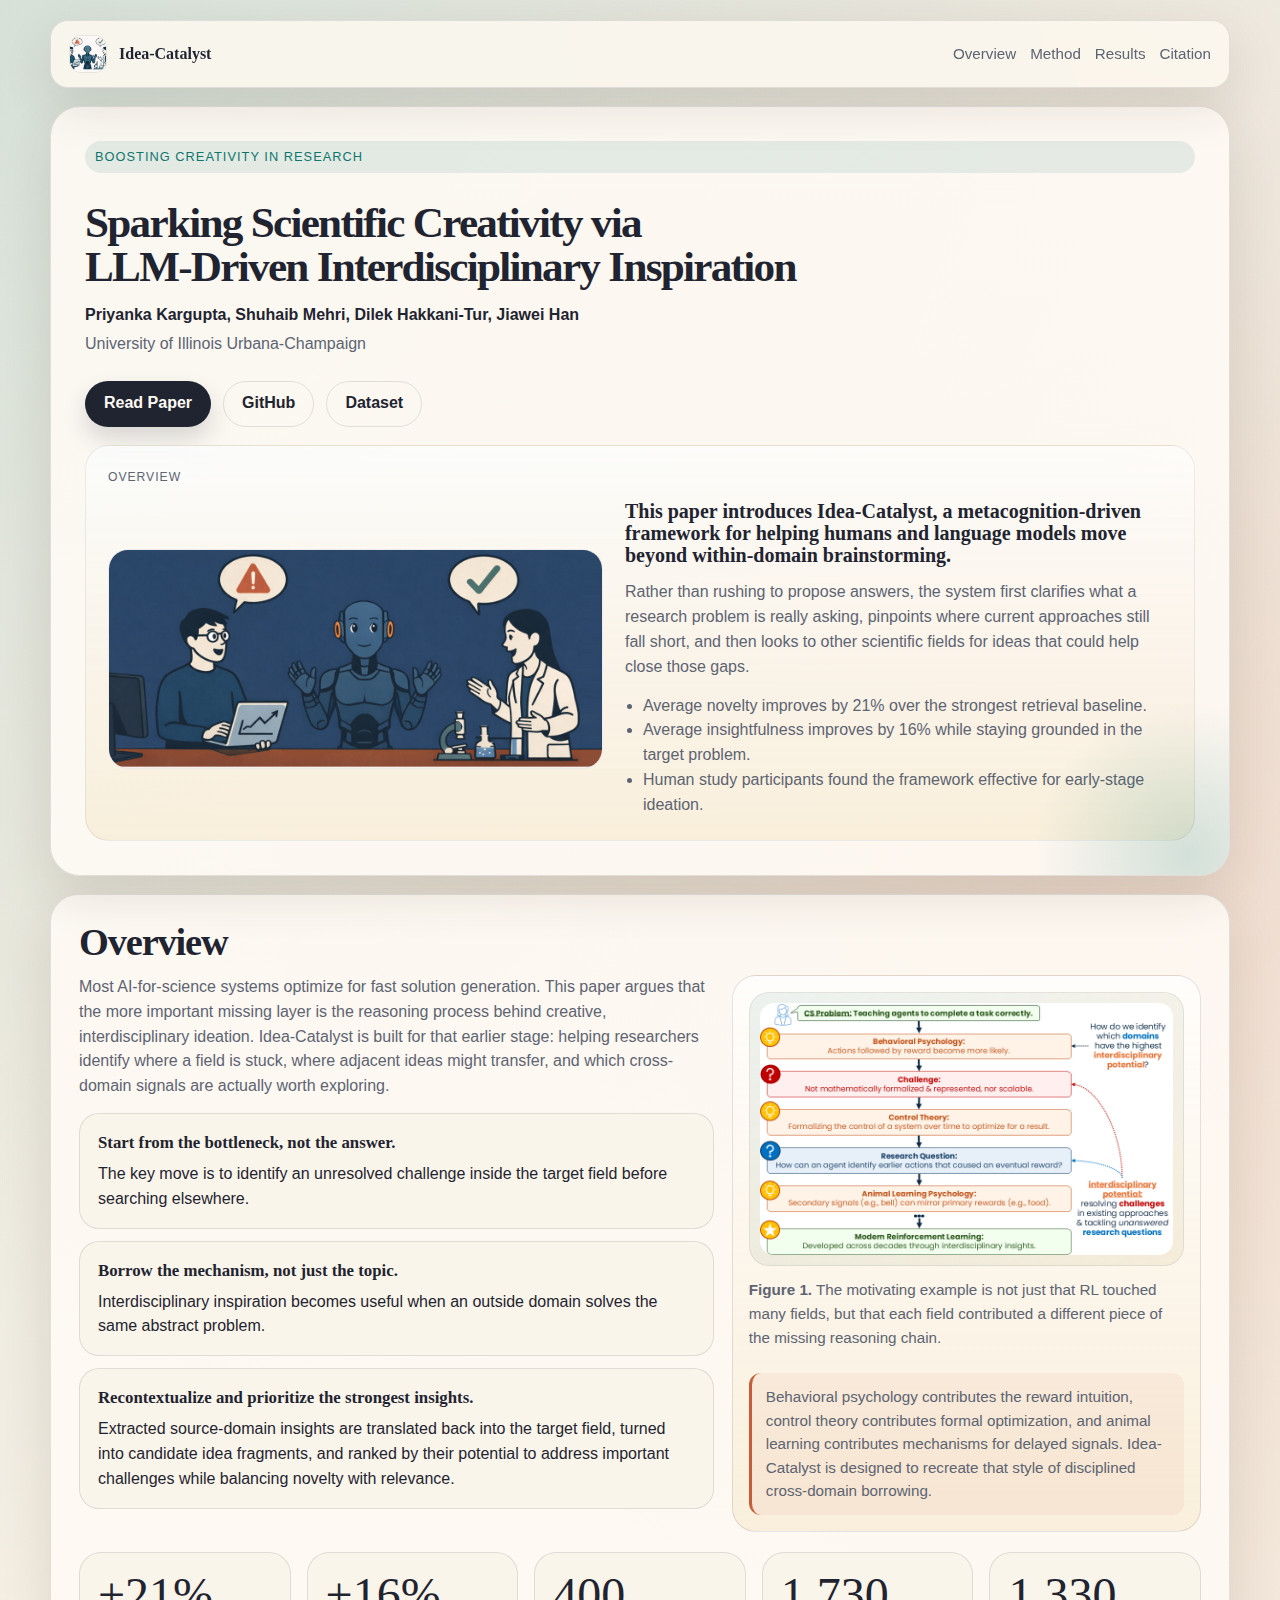
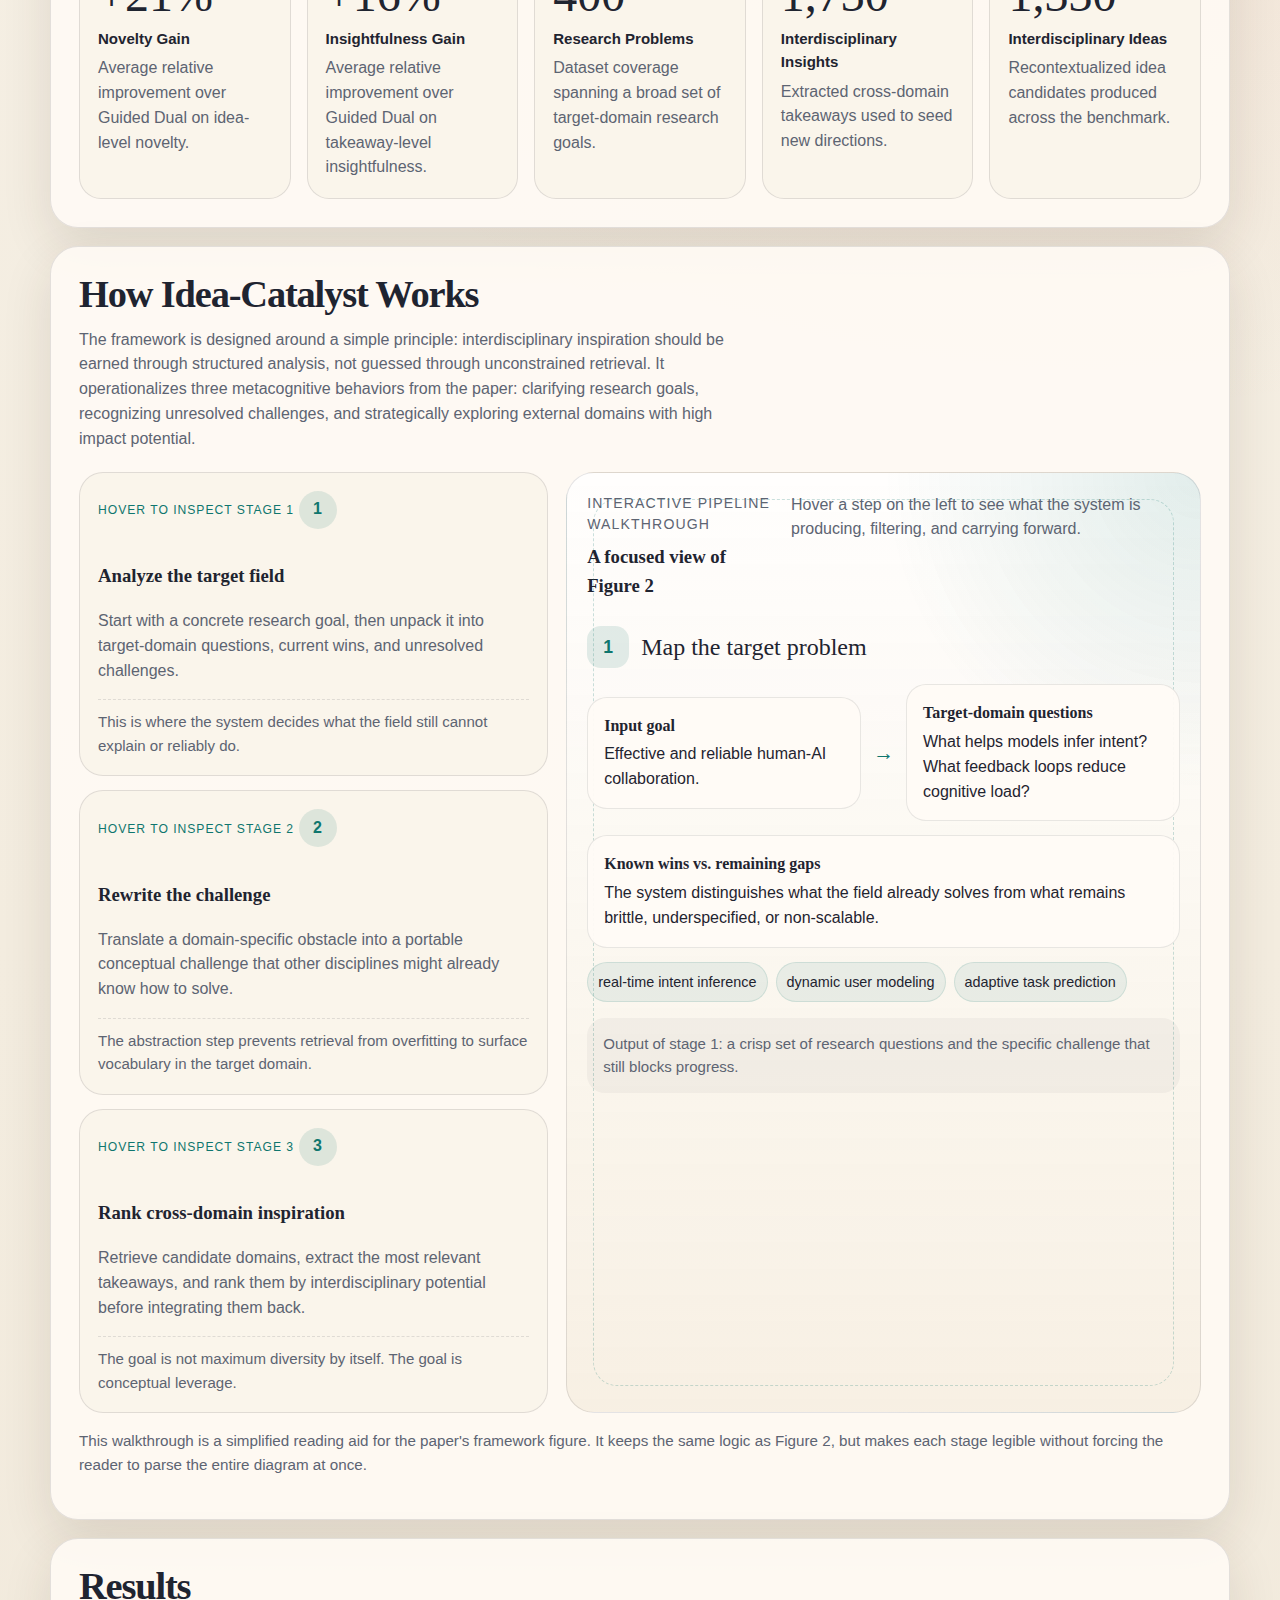
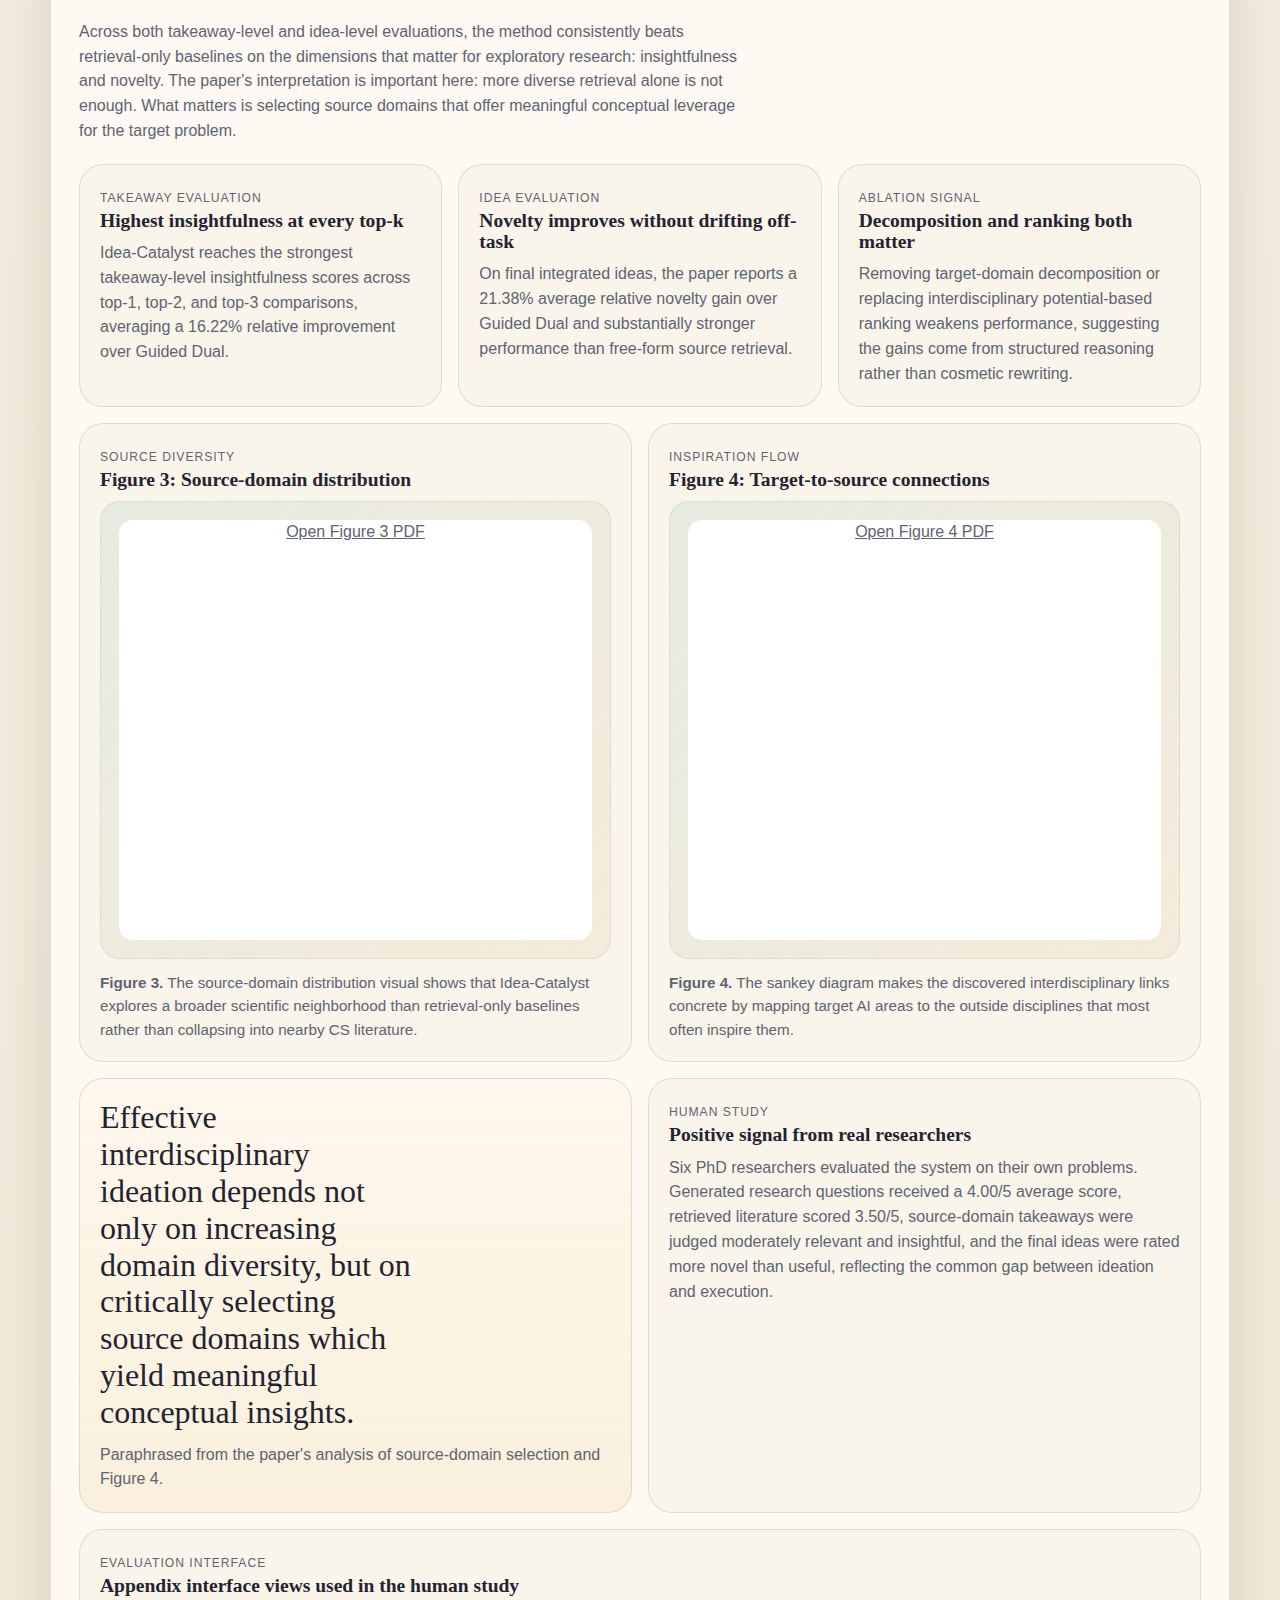
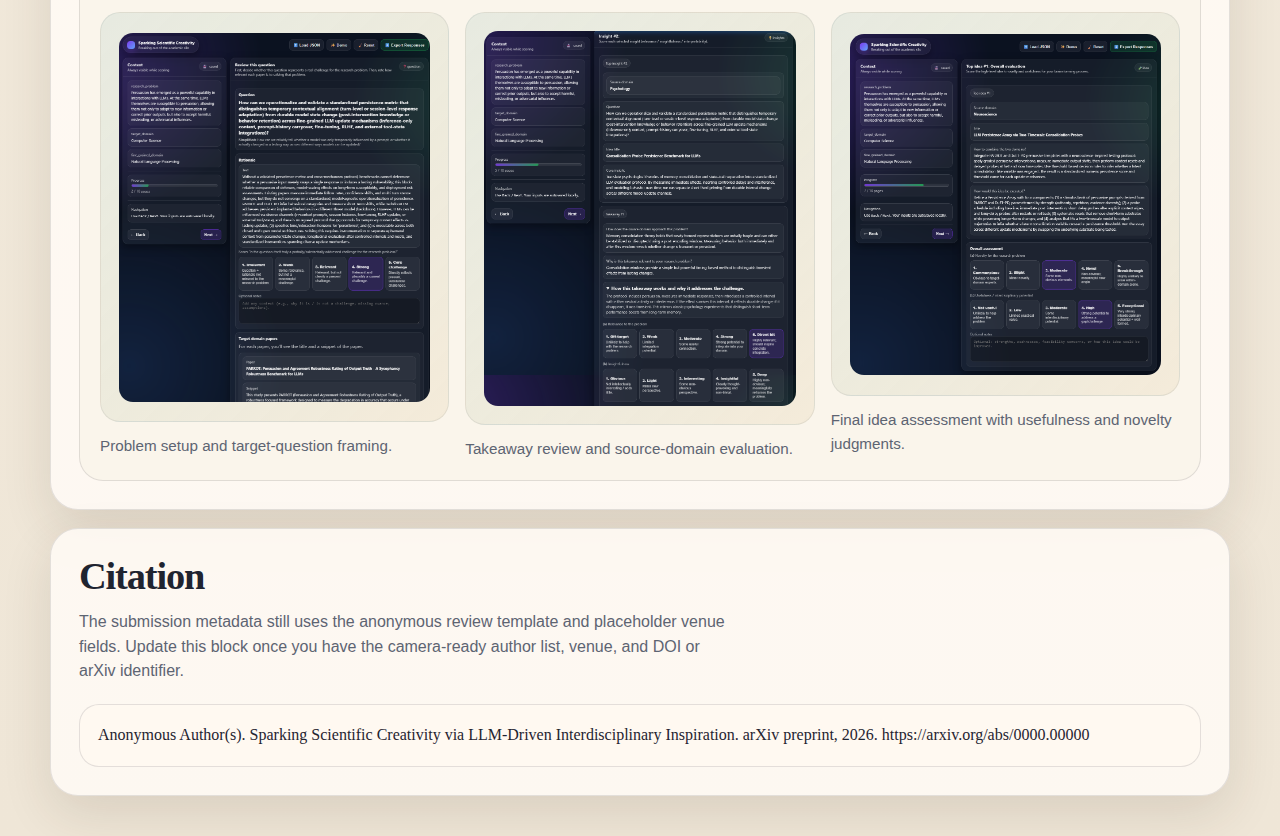
<file: idea_catalyst.html>
<!DOCTYPE html>
<html lang="en">
<head>
  <meta charset="UTF-8">
  <meta name="viewport" content="width=device-width, initial-scale=1.0">
  <title>Sparking Scientific Creativity via LLM-Driven Interdisciplinary Inspiration</title>
  <meta name="description" content="Project page for Idea-Catalyst, a metacognition-driven framework for interdisciplinary research ideation.">
  <style>
    :root {
      --bg: #f4efe5;
      --paper: rgba(255, 251, 245, 0.88);
      --panel: rgba(250, 244, 234, 0.92);
      --ink: #1f2430;
      --muted: #5d6472;
      --accent: #0f766e;
      --accent-2: #c85c3a;
      --accent-3: #d8c18d;
      --line: rgba(31, 36, 48, 0.12);
      --shadow: 0 18px 50px rgba(56, 44, 24, 0.12);
      --serif: "Iowan Old Style", "Palatino Linotype", "Book Antiqua", Palatino, Georgia, serif;
      --sans: "Avenir Next", "Segoe UI", "Helvetica Neue", sans-serif;
    }

    * {
      box-sizing: border-box;
    }

    html {
      scroll-behavior: smooth;
    }

    body {
      margin: 0;
      font-family: var(--sans);
      color: var(--ink);
      background:
        radial-gradient(circle at top left, rgba(15, 118, 110, 0.14), transparent 28%),
        radial-gradient(circle at 85% 15%, rgba(200, 92, 58, 0.14), transparent 24%),
        linear-gradient(180deg, #f7f2e9 0%, #f3ecdf 45%, #efe6d7 100%);
      line-height: 1.55;
    }

    a {
      color: inherit;
    }

    .page-shell {
      width: min(1180px, calc(100vw - 32px));
      margin: 20px auto 40px;
    }

    .topbar {
      display: flex;
      justify-content: space-between;
      align-items: center;
      gap: 16px;
      padding: 14px 18px;
      border: 1px solid var(--line);
      border-radius: 18px;
      background: rgba(255, 250, 241, 0.78);
      backdrop-filter: blur(14px);
      box-shadow: var(--shadow);
      position: sticky;
      top: 14px;
      z-index: 10;
    }

    .brand {
      display: inline-flex;
      align-items: center;
      gap: 12px;
    }

    .brand img {
      width: 38px;
      height: 38px;
      border-radius: 12px;
      object-fit: cover;
      border: 1px solid rgba(31, 36, 48, 0.08);
    }

    .topbar strong,
    .hero h1,
    h2,
    h3,
    .stat-value,
    .quote {
      font-family: var(--serif);
    }

    .topbar nav {
      display: flex;
      flex-wrap: wrap;
      gap: 14px;
      color: var(--muted);
      font-size: 0.95rem;
    }

    .topbar nav a {
      text-decoration: none;
    }

    .hero {
      display: grid;
      gap: 24px;
      padding: 34px;
      margin-top: 18px;
      background: var(--paper);
      border: 1px solid var(--line);
      border-radius: 30px;
      box-shadow: var(--shadow);
      overflow: hidden;
      position: relative;
    }

    .hero::after {
      content: "";
      position: absolute;
      inset: auto -120px -140px auto;
      width: 320px;
      height: 320px;
      border-radius: 50%;
      background: radial-gradient(circle, rgba(15, 118, 110, 0.18), transparent 68%);
      pointer-events: none;
    }

    .eyebrow {
      display: inline-block;
      padding: 6px 10px;
      border-radius: 999px;
      background: rgba(15, 118, 110, 0.1);
      color: var(--accent);
      font-size: 0.8rem;
      letter-spacing: 0.08em;
      text-transform: uppercase;
      margin-bottom: 14px;
    }

    .hero-intro {
      display: grid;
      gap: 14px;
    }

    .hero-authors {
      display: grid;
      gap: 4px;
      color: var(--muted);
      font-size: 1rem;
    }

    .hero-authors strong {
      color: var(--ink);
      font-weight: 600;
    }

    .hero-main {
      display: grid;
      gap: 18px;
      align-items: start;
    }

    .hero-copy {
      display: grid;
      gap: 14px;
      align-content: start;
    }

    .hero h1 {
      margin: 0;
      font-size: clamp(2.7rem, 2.75vw, 4.4rem);
      line-height: 1.02;
      letter-spacing: -0.04em;
      max-width: none;
      width: 100%;
    }

    .hero p {
      margin: 0;
      color: var(--muted);
      font-size: 1.03rem;
      max-width: 64ch;
    }

    .button-row {
      display: flex;
      flex-wrap: wrap;
      gap: 12px;
    }

    .button {
      display: inline-flex;
      align-items: center;
      justify-content: center;
      gap: 8px;
      min-height: 46px;
      padding: 0 18px;
      border-radius: 999px;
      border: 1px solid transparent;
      text-decoration: none;
      font-weight: 600;
      transition: transform 180ms ease, box-shadow 180ms ease, background 180ms ease;
    }

    .button:hover {
      transform: translateY(-1px);
    }

    .button.primary {
      background: var(--ink);
      color: #fffaf4;
      box-shadow: 0 12px 24px rgba(31, 36, 48, 0.16);
    }

    .button.secondary {
      background: transparent;
      border-color: var(--line);
      color: var(--ink);
    }

    .hero-card {
      align-self: stretch;
      display: grid;
      gap: 14px;
      padding: 22px;
      border-radius: 24px;
      background:
        linear-gradient(180deg, rgba(255, 255, 255, 0.78), rgba(249, 238, 218, 0.92)),
        linear-gradient(135deg, rgba(15, 118, 110, 0.08), rgba(200, 92, 58, 0.08));
      border: 1px solid rgba(31, 36, 48, 0.08);
    }

    .hero-card .mini-label,
    .grid-card .mini-label {
      font-size: 0.76rem;
      text-transform: uppercase;
      letter-spacing: 0.08em;
      color: var(--muted);
    }

    .hero-card h3 {
      margin: 0;
      font-size: 1.25rem;
      line-height: 1.1;
    }

    .hero-card p {
      font-size: 1rem;
    }

    .hero-card ul {
      margin-top: 4px;
    }

    .hero-banner {
      overflow: hidden;
      border-radius: 20px;
      border: 1px solid rgba(31, 36, 48, 0.08);
      background: rgba(255, 255, 255, 0.72);
    }

    .hero-banner img {
      display: block;
      width: 100%;
      height: auto;
    }

    .hero-overview {
      display: grid;
      grid-template-columns: minmax(280px, 0.95fr) minmax(0, 1.05fr);
      gap: 22px;
      align-items: center;
    }

    .hero-overview-copy {
      display: grid;
      gap: 14px;
      align-content: start;
    }

    .hero-card ul {
      margin: 0;
      padding-left: 18px;
      color: var(--muted);
    }

    section {
      margin-top: 18px;
      padding: 28px;
      background: var(--paper);
      border: 1px solid var(--line);
      border-radius: 28px;
      box-shadow: var(--shadow);
    }

    h2 {
      margin: 0 0 14px;
      font-size: clamp(1.8rem, 3vw, 2.5rem);
      line-height: 1;
      letter-spacing: -0.03em;
    }

    .section-copy {
      margin: 0 0 20px;
      max-width: 74ch;
      color: var(--muted);
    }

    .stats {
      display: grid;
      grid-template-columns: repeat(auto-fit, minmax(180px, 1fr));
      gap: 16px;
    }

    .stat {
      padding: 18px;
      border-radius: 22px;
      background: var(--panel);
      border: 1px solid var(--line);
    }

    .stat-value {
      font-size: clamp(2rem, 4vw, 3rem);
      line-height: 1;
      margin-bottom: 8px;
    }

    .stat-label {
      font-size: 0.94rem;
      font-weight: 700;
      margin-bottom: 6px;
    }

    .stat p,
    .grid-card p,
    .quote-credit,
    .footer-note {
      margin: 0;
      color: var(--muted);
    }

    .three-col,
    .two-col,
    .questions {
      display: grid;
      gap: 16px;
    }

    .three-col {
      grid-template-columns: repeat(3, minmax(0, 1fr));
    }

    .two-col {
      grid-template-columns: repeat(2, minmax(0, 1fr));
    }

    .grid-card,
    .quote-card {
      padding: 20px;
      border-radius: 24px;
      background: var(--panel);
      border: 1px solid var(--line);
    }

    .grid-card h3,
    .quote-card h3 {
      margin: 0 0 10px;
      font-size: 1.22rem;
      line-height: 1.1;
    }

    .step-number {
      width: 38px;
      height: 38px;
      display: inline-flex;
      align-items: center;
      justify-content: center;
      border-radius: 50%;
      background: rgba(15, 118, 110, 0.12);
      color: var(--accent);
      font-weight: 700;
      margin-bottom: 14px;
    }

    .visual-frame {
      width: 100%;
      border-radius: 20px;
      border: 1px solid rgba(31, 36, 48, 0.08);
      overflow: hidden;
      background: linear-gradient(135deg, rgba(15, 118, 110, 0.08), rgba(216, 193, 141, 0.18));
      min-height: 210px;
      display: flex;
      align-items: center;
      justify-content: center;
      padding: 18px;
      color: var(--muted);
      text-align: center;
    }

    .visual-frame img {
      display: block;
      width: 100%;
      height: auto;
      border-radius: 14px;
    }

    .visual-frame object {
      width: 100%;
      min-height: 420px;
      border: 0;
      border-radius: 14px;
      background: #fff;
    }

    .figure-block {
      display: grid;
      gap: 12px;
      margin: 0;
    }

    .figure-block figcaption {
      color: var(--muted);
      font-size: 0.95rem;
    }

    .overview-story {
      display: grid;
      grid-template-columns: minmax(0, 1.15fr) minmax(320px, 0.85fr);
      gap: 18px;
      align-items: start;
      margin-bottom: 20px;
    }

    .story-copy {
      display: grid;
      gap: 14px;
      align-content: start;
    }

    .story-list {
      display: grid;
      gap: 12px;
    }

    .story-point {
      padding: 16px 18px;
      border-radius: 20px;
      background: var(--panel);
      border: 1px solid var(--line);
    }

    .story-point strong {
      display: block;
      margin-bottom: 6px;
      font-family: var(--serif);
      font-size: 1.05rem;
    }

    .story-figure {
      padding: 16px;
      border-radius: 24px;
      background: linear-gradient(180deg, rgba(255, 255, 255, 0.7), rgba(249, 238, 218, 0.95));
      border: 1px solid var(--line);
    }

    .story-figure .visual-frame {
      min-height: 0;
      padding: 10px;
    }

    .story-note {
      margin-top: 12px;
      padding: 12px 14px;
      border-left: 3px solid var(--accent-2);
      background: rgba(200, 92, 58, 0.06);
      color: var(--muted);
      border-radius: 12px;
      font-size: 0.95rem;
    }

    .pipeline-showcase {
      display: grid;
      grid-template-columns: minmax(280px, 0.85fr) minmax(0, 1.15fr);
      gap: 18px;
      align-items: stretch;
      margin-top: 20px;
    }

    .pipeline-steps {
      display: grid;
      gap: 14px;
    }

    .step-card {
      padding: 18px;
      border-radius: 24px;
      background: var(--panel);
      border: 1px solid var(--line);
      transition: transform 180ms ease, border-color 180ms ease, box-shadow 180ms ease, background 180ms ease;
      cursor: default;
    }

    .step-card:hover {
      transform: translateY(-2px);
    }

    .step-card p {
      color: var(--muted);
    }

    .step-kicker {
      display: inline-block;
      margin-bottom: 10px;
      color: var(--accent);
      font-size: 0.76rem;
      text-transform: uppercase;
      letter-spacing: 0.08em;
    }

    .step-detail {
      margin-top: 10px;
      padding-top: 10px;
      border-top: 1px dashed rgba(31, 36, 48, 0.12);
      font-size: 0.94rem;
      color: var(--muted);
    }

    .pipeline-visual {
      position: relative;
      padding: 20px;
      border-radius: 28px;
      border: 1px solid var(--line);
      background:
        radial-gradient(circle at top right, rgba(15, 118, 110, 0.12), transparent 28%),
        linear-gradient(180deg, rgba(255, 255, 255, 0.82), rgba(247, 239, 226, 0.96));
      overflow: hidden;
      min-height: 560px;
    }

    .pipeline-visual::before {
      content: "";
      position: absolute;
      inset: 26px;
      border-radius: 24px;
      border: 1px dashed rgba(15, 118, 110, 0.22);
      pointer-events: none;
    }

    .pipeline-head {
      display: flex;
      justify-content: space-between;
      gap: 16px;
      align-items: start;
      margin-bottom: 18px;
    }

    .pipeline-head p {
      margin: 0;
      max-width: 44ch;
      color: var(--muted);
    }

    .pipeline-caption {
      color: var(--muted);
      font-size: 0.88rem;
      text-transform: uppercase;
      letter-spacing: 0.08em;
    }

    .stage-stack {
      position: relative;
      min-height: 430px;
    }

    .stage-panel {
      position: absolute;
      inset: 0;
      display: grid;
      gap: 16px;
      opacity: 0;
      transform: translateY(10px);
      transition: opacity 220ms ease, transform 220ms ease;
      pointer-events: none;
    }

    .stage-panel[data-step="1"] {
      opacity: 1;
      transform: translateY(0);
      pointer-events: auto;
    }

    .pipeline-showcase:has(.step-card[data-step="1"]:hover) .stage-panel[data-step="1"],
    .pipeline-showcase:has(.step-card[data-step="2"]:hover) .stage-panel[data-step="2"],
    .pipeline-showcase:has(.step-card[data-step="3"]:hover) .stage-panel[data-step="3"],
    .pipeline-showcase:has(.step-card[data-step="1"]:focus-within) .stage-panel[data-step="1"],
    .pipeline-showcase:has(.step-card[data-step="2"]:focus-within) .stage-panel[data-step="2"],
    .pipeline-showcase:has(.step-card[data-step="3"]:focus-within) .stage-panel[data-step="3"] {
      opacity: 1;
      transform: translateY(0);
      pointer-events: auto;
    }

    .pipeline-showcase:has(.step-card[data-step="2"]:hover) .stage-panel[data-step="1"],
    .pipeline-showcase:has(.step-card[data-step="3"]:hover) .stage-panel[data-step="1"],
    .pipeline-showcase:has(.step-card[data-step="3"]:hover) .stage-panel[data-step="2"],
    .pipeline-showcase:has(.step-card[data-step="2"]:focus-within) .stage-panel[data-step="1"],
    .pipeline-showcase:has(.step-card[data-step="3"]:focus-within) .stage-panel[data-step="1"],
    .pipeline-showcase:has(.step-card[data-step="3"]:focus-within) .stage-panel[data-step="2"] {
      opacity: 0;
      pointer-events: none;
    }

    .stage-topline {
      display: flex;
      align-items: center;
      gap: 12px;
    }

    .stage-badge {
      width: 42px;
      height: 42px;
      display: inline-flex;
      align-items: center;
      justify-content: center;
      border-radius: 14px;
      background: rgba(15, 118, 110, 0.12);
      color: var(--accent);
      font-weight: 700;
      font-size: 1.1rem;
    }

    .stage-title {
      font-family: var(--serif);
      font-size: 1.5rem;
      line-height: 1.05;
    }

    .flow-grid {
      display: grid;
      gap: 14px;
    }

    .flow-row {
      display: grid;
      grid-template-columns: 1fr auto 1fr;
      gap: 12px;
      align-items: center;
    }

    .flow-box {
      padding: 16px;
      border-radius: 20px;
      border: 1px solid rgba(31, 36, 48, 0.1);
      background: rgba(255, 251, 245, 0.94);
    }

    .flow-box strong {
      display: block;
      margin-bottom: 4px;
      font-family: var(--serif);
      font-size: 1rem;
    }

    .flow-arrow {
      color: var(--accent);
      font-size: 1.3rem;
      font-weight: 700;
    }

    .tag-row {
      display: flex;
      flex-wrap: wrap;
      gap: 8px;
    }

    .flow-tag {
      display: inline-flex;
      align-items: center;
      padding: 8px 10px;
      border-radius: 999px;
      background: rgba(15, 118, 110, 0.08);
      border: 1px solid rgba(15, 118, 110, 0.12);
      font-size: 0.9rem;
      color: var(--ink);
    }

    .score-strip {
      display: grid;
      gap: 10px;
    }

    .score-item {
      display: grid;
      grid-template-columns: 120px 1fr auto;
      gap: 12px;
      align-items: center;
      padding: 12px 14px;
      border-radius: 18px;
      background: rgba(255, 251, 245, 0.94);
      border: 1px solid rgba(31, 36, 48, 0.1);
    }

    .score-bar {
      height: 10px;
      border-radius: 999px;
      background: rgba(31, 36, 48, 0.08);
      overflow: hidden;
    }

    .score-fill {
      display: block;
      height: 100%;
      border-radius: inherit;
      background: linear-gradient(90deg, var(--accent), var(--accent-2));
    }

    .stage-footer {
      margin-top: auto;
      padding: 14px 16px;
      border-radius: 18px;
      background: rgba(31, 36, 48, 0.04);
      color: var(--muted);
      font-size: 0.94rem;
    }

    .method-note {
      margin-top: 16px;
      color: var(--muted);
      font-size: 0.95rem;
    }

    .questions {
      grid-template-columns: repeat(3, minmax(0, 1fr));
      margin-top: 18px;
    }

    .question-card {
      padding: 18px;
      border-radius: 22px;
      border: 1px dashed rgba(31, 36, 48, 0.18);
      background: rgba(255, 250, 241, 0.72);
    }

    .question-card strong {
      display: block;
      margin-bottom: 8px;
    }

    .quote-card {
      background:
        linear-gradient(180deg, rgba(255, 247, 235, 0.95), rgba(249, 238, 218, 0.9));
    }

    .quote {
      font-size: clamp(1.4rem, 2.5vw, 2rem);
      line-height: 1.15;
      margin: 0 0 12px;
      max-width: 20ch;
    }

    .citation {
      font-family: var(--serif);
      font-size: 1rem;
      padding: 18px;
      border-radius: 20px;
      border: 1px solid var(--line);
      background: rgba(255, 250, 241, 0.7);
      overflow-x: auto;
    }

    footer {
      padding: 26px 4px 10px;
      text-align: center;
      color: var(--muted);
      font-size: 0.94rem;
    }

    @media (max-width: 960px) {
      .stats,
      .three-col,
      .two-col,
      .questions {
        grid-template-columns: 1fr;
      }

      .overview-story,
      .pipeline-showcase,
      .hero-overview {
        grid-template-columns: 1fr;
      }

      .hero {
        padding: 26px;
      }

      section {
        padding: 22px;
      }

      .topbar {
        position: static;
      }

      .visual-frame object {
        min-height: 320px;
      }

      .pipeline-visual {
        min-height: auto;
      }

      .stage-stack,
      .stage-panel {
        position: static;
        min-height: 0;
      }

      .stage-panel {
        opacity: 1;
        transform: none;
        pointer-events: auto;
      }

      .pipeline-showcase:has(.step-card:hover) .stage-panel {
        opacity: 1;
      }

      .flow-row,
      .score-item {
        grid-template-columns: 1fr;
      }

      .flow-arrow {
        display: none;
      }
    }
  </style>
</head>
<body>
  <div class="page-shell">
    <header class="topbar">
      <strong class="brand">
        <img src="./images/idea_catalyst/header_icon.png" alt="Idea-Catalyst icon">
        <span>Idea-Catalyst</span>
      </strong>
      <nav>
        <a href="#overview">Overview</a>
        <a href="#method">Method</a>
        <a href="#results">Results</a>
        <a href="#cite">Citation</a>
      </nav>
    </header>

    <main>
      <section class="hero" id="top">
        <div class="hero-intro">
          <span class="eyebrow">Boosting creativity in research</span>
          <h1>Sparking Scientific Creativity via<br>LLM-Driven Interdisciplinary Inspiration</h1>
          <div class="hero-authors">
            <strong>Priyanka Kargupta, Shuhaib Mehri, Dilek Hakkani-Tur, Jiawei Han</strong>
            <span>University of Illinois Urbana-Champaign</span>
          </div>
        </div>

        <div class="hero-main">
          <div class="hero-copy">
            <div class="button-row">
              <a class="button primary" href="https://arxiv.org/abs/0000.00000">Read Paper</a>
              <a class="button secondary" href="https://github.com/pkargupta/idea_catalyst">GitHub</a>
              <a class="button secondary" href="https://huggingface.co/datasets/pkargupta/idea_catalyst">Dataset</a>
            </div>
          </div>

          <aside class="hero-card">
            <span class="mini-label">Overview</span>
            <div class="hero-overview">
              <div class="hero-banner">
                <img src="./images/idea_catalyst/preview.png" alt="Idea-Catalyst preview graphic showing the project visual without title text">
              </div>
              <div class="hero-overview-copy">
                <h3>
                  This paper introduces Idea-Catalyst, a metacognition-driven framework for helping humans and
                  language models move beyond within-domain brainstorming.
                </h3>
                <p>
                  Rather than rushing to propose answers, the system first clarifies what a research problem is really
                  asking, pinpoints where current approaches still fall short, and then looks to other scientific fields
                  for ideas that could help close those gaps.
                </p>
                <ul>
                  <li>Average novelty improves by 21% over the strongest retrieval baseline.</li>
                  <li>Average insightfulness improves by 16% while staying grounded in the target problem.</li>
                  <li>Human study participants found the framework effective for early-stage ideation.</li>
                </ul>
              </div>
            </div>
          </aside>
        </div>
      </section>

      <section id="overview">
        <h2>Overview</h2>
        <div class="overview-story">
          <div class="story-copy">
            <p class="section-copy" style="margin-bottom: 0;">
              Most AI-for-science systems optimize for fast solution generation. This paper argues that the more
              important missing layer is the reasoning process behind creative, interdisciplinary ideation. Idea-Catalyst
              is built for that earlier stage: helping researchers identify where a field is stuck, where adjacent ideas
              might transfer, and which cross-domain signals are actually worth exploring.
            </p>
            <div class="story-list">
              <div class="story-point">
                <strong>Start from the bottleneck, not the answer.</strong>
                The key move is to identify an unresolved challenge inside the target field before searching elsewhere.
              </div>
              <div class="story-point">
                <strong>Borrow the mechanism, not just the topic.</strong>
                Interdisciplinary inspiration becomes useful when an outside domain solves the same abstract problem.
              </div>
              <div class="story-point">
                <strong>Recontextualize and prioritize the strongest insights.</strong>
                Extracted source-domain insights are translated back into the target field, turned into candidate idea fragments, and ranked by their potential to address important challenges while balancing novelty with relevance.
              </div>
            </div>
          </div>

          <figure class="story-figure figure-block">
            <div class="visual-frame">
              <img src="./images/idea_catalyst/intro_figure.png" alt="Figure showing reinforcement learning emerging from multiple disciplines">
            </div>
            <figcaption>
              <strong>Figure 1.</strong> The motivating example is not just that RL touched many fields, but that each field contributed a different piece of the missing reasoning chain.
            </figcaption>
            <div class="story-note">
              Behavioral psychology contributes the reward intuition, control theory contributes formal optimization,
              and animal learning contributes mechanisms for delayed signals. Idea-Catalyst is designed to recreate
              that style of disciplined cross-domain borrowing.
            </div>
          </figure>
        </div>

        <div class="stats">
          <article class="stat">
            <div class="stat-value">+21%</div>
            <div class="stat-label">Novelty Gain</div>
            <p>Average relative improvement over Guided Dual on idea-level novelty.</p>
          </article>
          <article class="stat">
            <div class="stat-value">+16%</div>
            <div class="stat-label">Insightfulness Gain</div>
            <p>Average relative improvement over Guided Dual on takeaway-level insightfulness.</p>
          </article>
          <article class="stat">
            <div class="stat-value">400</div>
            <div class="stat-label">Research Problems</div>
            <p>Dataset coverage spanning a broad set of target-domain research goals.</p>
          </article>
          <article class="stat">
            <div class="stat-value">1,730</div>
            <div class="stat-label">Interdisciplinary Insights</div>
            <p>Extracted cross-domain takeaways used to seed new directions.</p>
          </article>
          <article class="stat">
            <div class="stat-value">1,330</div>
            <div class="stat-label">Interdisciplinary Ideas</div>
            <p>Recontextualized idea candidates produced across the benchmark.</p>
          </article>
        </div>
      </section>

      <section id="method">
        <h2>How Idea-Catalyst Works</h2>
        <p class="section-copy">
          The framework is designed around a simple principle: interdisciplinary inspiration should be earned
          through structured analysis, not guessed through unconstrained retrieval. It operationalizes three
          metacognitive behaviors from the paper: clarifying research goals, recognizing unresolved challenges,
          and strategically exploring external domains with high impact potential.
        </p>

        <div class="pipeline-showcase">
          <div class="pipeline-steps">
            <article class="step-card" data-step="1" tabindex="0">
              <span class="step-kicker">Hover to inspect stage 1</span>
              <div class="step-number">1</div>
              <h3>Analyze the target field</h3>
              <p>
                Start with a concrete research goal, then unpack it into target-domain questions, current wins,
                and unresolved challenges.
              </p>
              <div class="step-detail">
                This is where the system decides what the field still cannot explain or reliably do.
              </div>
            </article>
            <article class="step-card" data-step="2" tabindex="0">
              <span class="step-kicker">Hover to inspect stage 2</span>
              <div class="step-number">2</div>
              <h3>Rewrite the challenge</h3>
              <p>
                Translate a domain-specific obstacle into a portable conceptual challenge that other disciplines
                might already know how to solve.
              </p>
              <div class="step-detail">
                The abstraction step prevents retrieval from overfitting to surface vocabulary in the target domain.
              </div>
            </article>
            <article class="step-card" data-step="3" tabindex="0">
              <span class="step-kicker">Hover to inspect stage 3</span>
              <div class="step-number">3</div>
              <h3>Rank cross-domain inspiration</h3>
              <p>
                Retrieve candidate domains, extract the most relevant takeaways, and rank them by interdisciplinary
                potential before integrating them back.
              </p>
              <div class="step-detail">
                The goal is not maximum diversity by itself. The goal is conceptual leverage.
              </div>
            </article>
          </div>

          <div class="pipeline-visual">
            <div class="pipeline-head">
              <div>
                <div class="pipeline-caption">Interactive pipeline walkthrough</div>
                <h3 style="margin: 6px 0 8px;">A focused view of Figure 2</h3>
              </div>
              <p>Hover a step on the left to see what the system is producing, filtering, and carrying forward.</p>
            </div>

            <div class="stage-stack">
              <div class="stage-panel" data-step="1">
                <div class="stage-topline">
                  <div class="stage-badge">1</div>
                  <div class="stage-title">Map the target problem</div>
                </div>
                <div class="flow-grid">
                  <div class="flow-row">
                    <div class="flow-box">
                      <strong>Input goal</strong>
                      Effective and reliable human-AI collaboration.
                    </div>
                    <div class="flow-arrow">→</div>
                    <div class="flow-box">
                      <strong>Target-domain questions</strong>
                      What helps models infer intent? What feedback loops reduce cognitive load?
                    </div>
                  </div>
                  <div class="flow-box">
                    <strong>Known wins vs. remaining gaps</strong>
                    The system distinguishes what the field already solves from what remains brittle, underspecified, or non-scalable.
                  </div>
                  <div class="tag-row">
                    <span class="flow-tag">real-time intent inference</span>
                    <span class="flow-tag">dynamic user modeling</span>
                    <span class="flow-tag">adaptive task prediction</span>
                  </div>
                </div>
                <div class="stage-footer">
                  Output of stage 1: a crisp set of research questions and the specific challenge that still blocks progress.
                </div>
              </div>

              <div class="stage-panel" data-step="2">
                <div class="stage-topline">
                  <div class="stage-badge">2</div>
                  <div class="stage-title">Abstract the bottleneck</div>
                </div>
                <div class="flow-grid">
                  <div class="flow-row">
                    <div class="flow-box">
                      <strong>Domain-specific challenge</strong>
                      Adapting in real time to collaborators with evolving goals and behaviors.
                    </div>
                    <div class="flow-arrow">→</div>
                    <div class="flow-box">
                      <strong>Conceptual challenge</strong>
                      Dynamic balancing of persistence and flexibility under shifting signals.
                    </div>
                  </div>
                  <div class="flow-box">
                    <strong>Why this abstraction matters</strong>
                    Now the search is no longer trapped inside AI wording. Psychology or sociology may have already studied the same underlying problem.
                  </div>
                  <div class="tag-row">
                    <span class="flow-tag">adaptive goal shifting</span>
                    <span class="flow-tag">social role adaptation</span>
                    <span class="flow-tag">behavior under uncertainty</span>
                  </div>
                </div>
                <div class="stage-footer">
                  Output of stage 2: a searchable challenge description that preserves the bottleneck while dropping field-specific jargon.
                </div>
              </div>

              <div class="stage-panel" data-step="3">
                <div class="stage-topline">
                  <div class="stage-badge">3</div>
                  <div class="stage-title">Select the strongest outside insight</div>
                </div>
                <div class="score-strip">
                  <div class="score-item">
                    <strong>Psychology</strong>
                    <div class="score-bar"><span class="score-fill" style="width: 86%;"></span></div>
                    <span>0.86</span>
                  </div>
                  <div class="score-item">
                    <strong>Sociology</strong>
                    <div class="score-bar"><span class="score-fill" style="width: 64%;"></span></div>
                    <span>0.64</span>
                  </div>
                  <div class="score-item">
                    <strong>Control Theory</strong>
                    <div class="score-bar"><span class="score-fill" style="width: 72%;"></span></div>
                    <span>0.72</span>
                  </div>
                </div>
                <div class="flow-box">
                  <strong>Top takeaway</strong>
                  Metacontrol and state-model ideas suggest balancing persistence on the current goal with flexibility to switch when evidence shifts.
                </div>
                <div class="flow-box">
                  <strong>Integrated idea</strong>
                  Design adaptive collaborators that explicitly model when to hold course, when to hand off, and when to revise the user model.
                </div>
                <div class="stage-footer">
                  Output of stage 3: ranked source-domain takeaways that can be reintegrated into a concrete new research direction.
                </div>
              </div>
            </div>
          </div>
        </div>

        <p class="method-note">
          This walkthrough is a simplified reading aid for the paper's framework figure. It keeps the same logic as
          Figure 2, but makes each stage legible without forcing the reader to parse the entire diagram at once.
        </p>
      </section>

      <section id="results">
        <h2>Results</h2>
        <p class="section-copy">
          Across both takeaway-level and idea-level evaluations, the method consistently beats retrieval-only
          baselines on the dimensions that matter for exploratory research: insightfulness and novelty. The paper's
          interpretation is important here: more diverse retrieval alone is not enough. What matters is selecting
          source domains that offer meaningful conceptual leverage for the target problem.
        </p>

        <div class="three-col">
          <article class="grid-card">
            <span class="mini-label">Takeaway Evaluation</span>
            <h3>Highest insightfulness at every top-k</h3>
            <p>
              Idea-Catalyst reaches the strongest takeaway-level insightfulness scores across top-1, top-2, and
              top-3 comparisons, averaging a 16.22% relative improvement over Guided Dual.
            </p>
          </article>
          <article class="grid-card">
            <span class="mini-label">Idea Evaluation</span>
            <h3>Novelty improves without drifting off-task</h3>
            <p>
              On final integrated ideas, the paper reports a 21.38% average relative novelty gain over Guided Dual
              and substantially stronger performance than free-form source retrieval.
            </p>
          </article>
          <article class="grid-card">
            <span class="mini-label">Ablation Signal</span>
            <h3>Decomposition and ranking both matter</h3>
            <p>
              Removing target-domain decomposition or replacing interdisciplinary potential-based ranking weakens
              performance, suggesting the gains come from structured reasoning rather than cosmetic rewriting.
            </p>
          </article>
        </div>

        <div class="two-col" style="margin-top: 16px;">
          <article class="grid-card">
            <span class="mini-label">Source Diversity</span>
            <h3>Figure 3: Source-domain distribution</h3>
            <figure class="figure-block">
              <div class="visual-frame">
                <object data="./images/idea_catalyst/source_domain_distribution.pdf#view=FitH" type="application/pdf">
                  <a href="./images/idea_catalyst/source_domain_distribution.pdf">Open Figure 3 PDF</a>
                </object>
              </div>
              <figcaption>
                <strong>Figure 3.</strong> The source-domain distribution visual shows that Idea-Catalyst explores a
                broader scientific neighborhood than retrieval-only baselines rather than collapsing into nearby CS literature.
              </figcaption>
            </figure>
          </article>
          <article class="grid-card">
            <span class="mini-label">Inspiration Flow</span>
            <h3>Figure 4: Target-to-source connections</h3>
            <figure class="figure-block">
              <div class="visual-frame">
                <object data="./images/idea_catalyst/target_to_source_sankey.pdf#view=FitH" type="application/pdf">
                  <a href="./images/idea_catalyst/target_to_source_sankey.pdf">Open Figure 4 PDF</a>
                </object>
              </div>
              <figcaption>
                <strong>Figure 4.</strong> The sankey diagram makes the discovered interdisciplinary links concrete by
                mapping target AI areas to the outside disciplines that most often inspire them.
              </figcaption>
            </figure>
          </article>
        </div>

        <div class="two-col" style="margin-top: 16px;">
          <article class="quote-card">
            <p class="quote">
              Effective interdisciplinary ideation depends not only on increasing domain diversity, but on critically
              selecting source domains which yield meaningful conceptual insights.
            </p>
            <p class="quote-credit">Paraphrased from the paper's analysis of source-domain selection and Figure 4.</p>
          </article>
          <article class="grid-card">
            <span class="mini-label">Human Study</span>
            <h3>Positive signal from real researchers</h3>
            <p>
              Six PhD researchers evaluated the system on their own problems. Generated research questions received
              a 4.00/5 average score, retrieved literature scored 3.50/5, source-domain takeaways were judged
              moderately relevant and insightful, and the final ideas were rated more novel than useful, reflecting
              the common gap between ideation and execution.
            </p>
          </article>
        </div>

        <article class="grid-card" style="margin-top: 16px;">
          <span class="mini-label">Evaluation Interface</span>
          <h3>Appendix interface views used in the human study</h3>
          <div class="three-col" style="margin-top: 16px;">
            <figure class="figure-block">
              <div class="visual-frame">
                <img src="./images/idea_catalyst/interface_1.png" alt="Interface screenshot showing the research problem setup step">
              </div>
              <figcaption>Problem setup and target-question framing.</figcaption>
            </figure>
            <figure class="figure-block">
              <div class="visual-frame">
                <img src="./images/idea_catalyst/interface_3.png" alt="Interface screenshot showing takeaway evaluation">
              </div>
              <figcaption>Takeaway review and source-domain evaluation.</figcaption>
            </figure>
            <figure class="figure-block">
              <div class="visual-frame">
                <img src="./images/idea_catalyst/interface_4.png" alt="Interface screenshot showing final idea assessment">
              </div>
              <figcaption>Final idea assessment with usefulness and novelty judgments.</figcaption>
            </figure>
          </div>
        </article>
      </section>

      <section id="cite">
        <h2>Citation</h2>
        <p class="section-copy">
          The submission metadata still uses the anonymous review template and placeholder venue fields. Update this
          block once you have the camera-ready author list, venue, and DOI or arXiv identifier.
        </p>
        <div class="citation">
Anonymous Author(s). Sparking Scientific Creativity via LLM-Driven Interdisciplinary Inspiration. arXiv preprint, 2026. https://arxiv.org/abs/0000.00000
        </div>
      </section>
    </main>
  </div>
</body>
</html>
</file>
